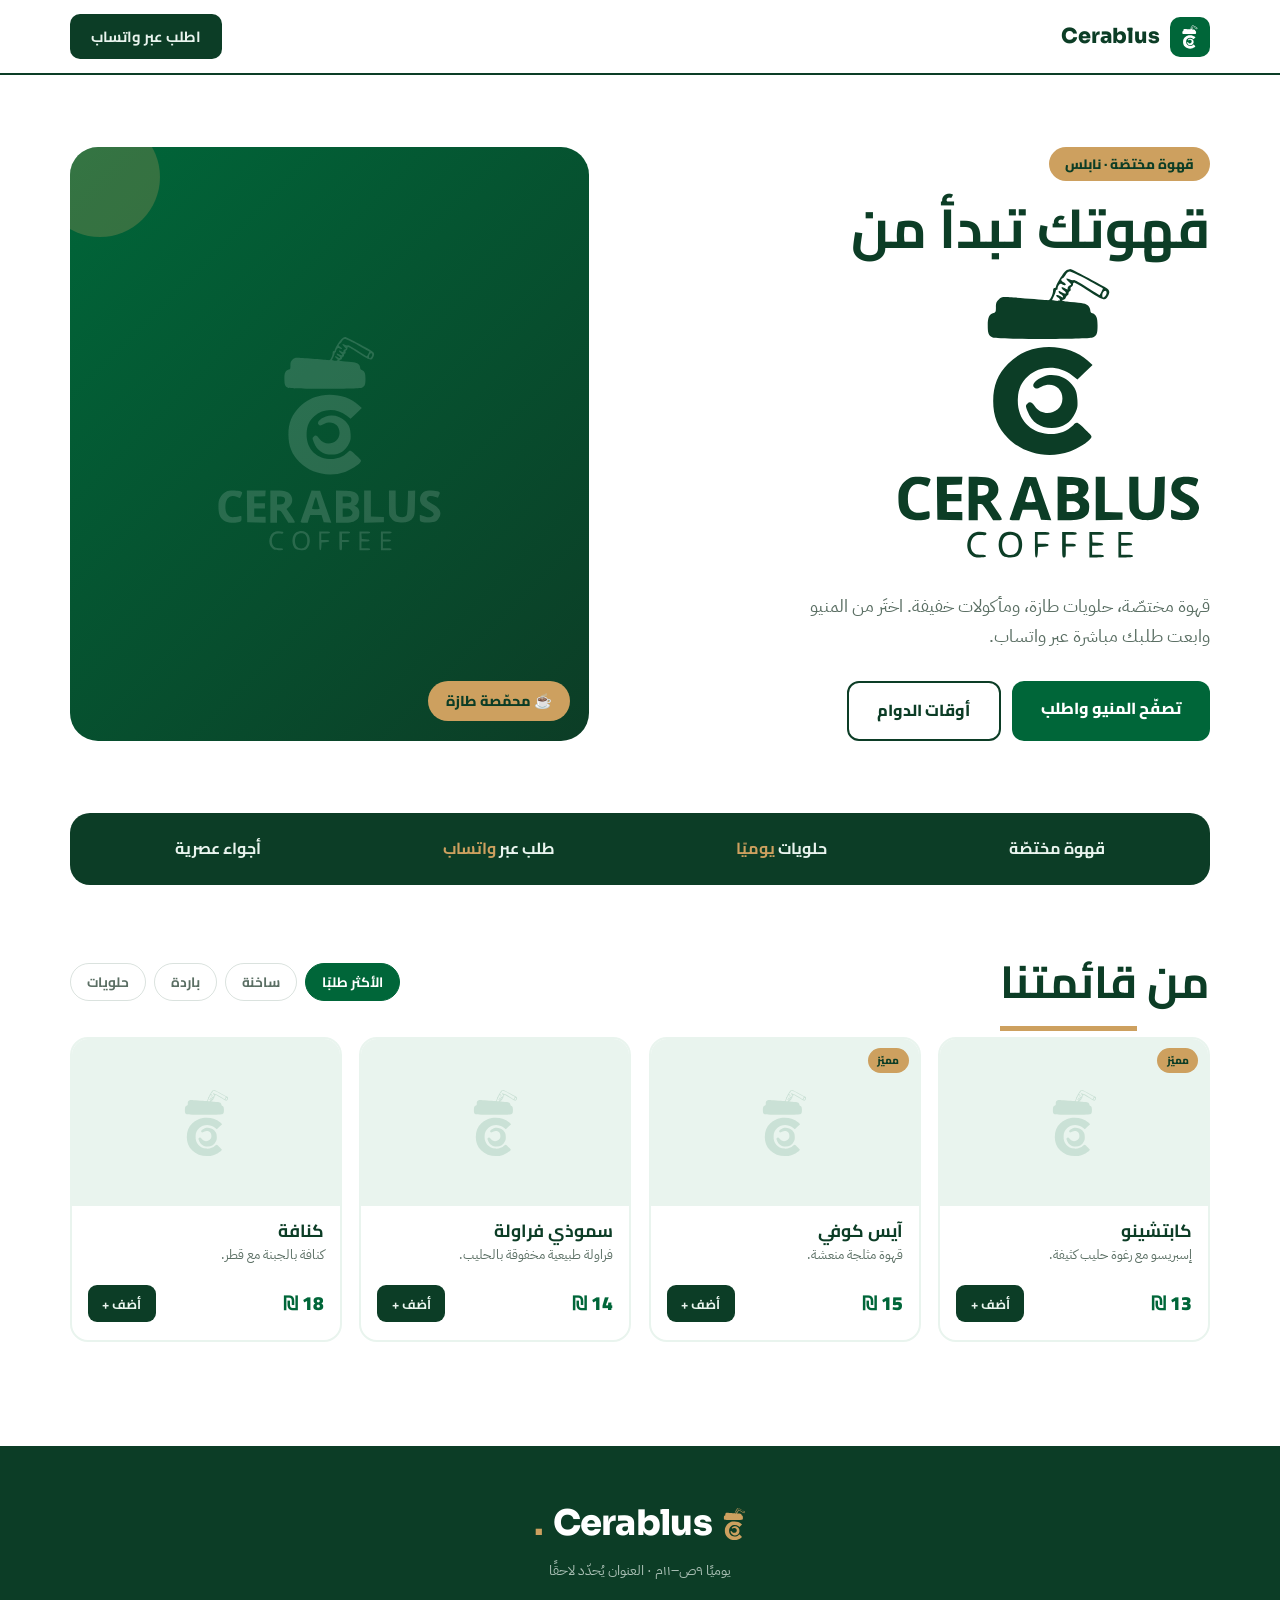
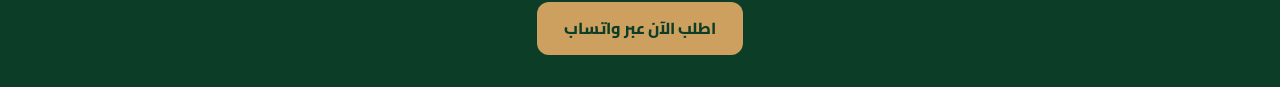
<file: index.html>
<!DOCTYPE html>
<html lang="ar" dir="rtl">
<head>
<meta charset="UTF-8">
<meta name="viewport" content="width=device-width, initial-scale=1.0">
<title>Cerablus Coffee — قهوة مختصّة في نابلس</title>

<link rel="preconnect" href="https://fonts.googleapis.com">
<link rel="preconnect" href="https://fonts.gstatic.com" crossorigin>
<link href="https://fonts.googleapis.com/css2?family=Cairo:wght@400;600;700;800;900&family=Sora:wght@600;700;800&family=IBM+Plex+Sans+Arabic:wght@300;400;500;600;700&display=swap" rel="stylesheet">
<link rel="stylesheet" href="styles.css">
</head>
<body>

<header>
  <div class="wrap nav">
    <a class="logo" href="index.html">
      <span class="mark"><span class="cmark"><svg xmlns="http://www.w3.org/2000/svg" viewBox="0 0 158.000000 229.000000" fill="currentColor" aria-hidden="true"><g transform="translate(0.000000,229.000000) scale(0.100000,-0.100000)"
fill="currentColor" stroke="none">
<path d="M992 2157 c-13 -7 -33 -28 -45 -47 -12 -19 -30 -45 -39 -59 -20 -30
-38 -68 -38 -82 0 -5 -7 -9 -15 -9 -10 0 -15 -10 -15 -30 0 -17 -9 -48 -20
-70 -18 -35 -23 -38 -52 -34 -57 7 -412 34 -457 34 -34 0 -49 -6 -72 -29 -25
-26 -29 -37 -29 -85 0 -51 -2 -56 -25 -62 -48 -12 -65 -48 -65 -136 0 -92 9
-115 55 -134 51 -21 1049 -21 1100 0 46 19 55 42 55 133 0 86 -13 117 -56 133
-17 7 -24 17 -24 35 0 14 -10 36 -23 49 -25 25 -53 31 -199 42 -49 3 -88 10
-88 15 0 5 7 9 15 9 9 0 20 11 25 25 5 14 14 25 20 25 5 0 10 9 10 19 0 10 6
21 14 24 9 3 12 14 9 25 -3 12 1 22 11 25 9 4 16 16 16 27 0 11 6 20 13 20 7
0 80 -43 162 -96 162 -104 182 -109 210 -54 24 46 19 67 -22 93 -79 49 -380
207 -394 207 -8 -1 -24 -6 -37 -13z m226 -108 c92 -51 168 -93 170 -94 1 -1
-5 -18 -15 -36 -10 -19 -19 -35 -20 -37 -1 -2 -62 35 -137 83 -85 55 -142 85
-152 81 -8 -3 -28 1 -43 9 -42 21 -46 6 -9 -28 33 -30 33 -30 10 -40 -12 -6
-22 -19 -22 -29 0 -18 -1 -19 -30 -2 -42 25 -51 8 -11 -23 42 -33 23 -49 -25
-21 -27 16 -34 17 -34 6 0 -8 11 -21 25 -28 14 -7 25 -20 25 -28 0 -10 -8 -9
-34 8 -40 24 -60 10 -22 -15 36 -24 24 -41 -24 -37 -22 2 -40 6 -40 8 0 3 9
22 20 44 11 22 20 46 20 55 0 8 5 15 10 15 6 0 10 8 10 18 0 9 7 25 14 35 12
15 18 16 35 8 11 -6 24 -11 30 -11 20 0 11 20 -14 32 -28 12 -33 36 -10 44 8
3 23 21 34 40 15 25 27 34 46 34 14 0 101 -41 193 -91z m212 -142 c0 -13 -9
-32 -20 -42 -18 -17 -20 -17 -26 -1 -4 10 -2 28 4 42 15 31 42 32 42 1z"/>
<path d="M675 1299 c-126 -21 -235 -78 -331 -173 -113 -113 -164 -241 -164
-411 0 -169 50 -295 164 -410 170 -172 440 -230 681 -147 86 30 203 104 231
146 14 23 12 26 -51 86 -103 99 -100 98 -143 58 -78 -73 -165 -103 -276 -96
-211 14 -346 172 -334 391 6 107 38 177 114 246 130 119 336 122 485 7 l57
-44 83 79 84 79 -55 51 c-128 118 -342 172 -545 138z"/>
<path d="M739 985 c-90 -33 -138 -86 -109 -120 17 -20 32 -19 81 7 116 60 234
-8 232 -133 -2 -159 -212 -217 -304 -83 -32 47 -57 55 -83 28 -20 -20 -20 -22
4 -86 44 -117 139 -182 265 -182 124 0 209 56 263 173 21 46 24 63 20 135 -5
93 -21 131 -81 194 -70 72 -195 102 -288 67z"/>
</g></svg></span></span>
      <span class="name">Cerablus</span>
    </a>
    <a class="order-cta" href="#">اطلب عبر واتساب</a>
  </div>
</header>

<section class="wrap hero">
  <div class="col-text">
    <span class="kick">قهوة مختصّة · نابلس</span>
    <div class="headline">
    <h1>قهوتك تبدأ من</h1>
    <div class="logo-full lockup"><svg xmlns="http://www.w3.org/2000/svg" viewBox="0 0 356.000000 342.000000" fill="currentColor" aria-hidden="true"><g transform="translate(0.000000,342.000000) scale(0.100000,-0.100000)"
fill="currentColor" stroke="none">
<path d="M1982 3287 c-13 -7 -33 -28 -45 -47 -12 -19 -30 -45 -39 -59 -20 -30
-38 -68 -38 -82 0 -5 -7 -9 -15 -9 -10 0 -15 -10 -15 -30 0 -17 -9 -48 -20
-70 -18 -35 -23 -38 -52 -34 -57 7 -412 34 -457 34 -34 0 -49 -6 -72 -29 -25
-26 -29 -37 -29 -85 0 -51 -2 -56 -25 -62 -48 -12 -65 -48 -65 -136 0 -92 9
-115 55 -134 51 -21 1049 -21 1100 0 46 19 55 42 55 133 0 86 -13 117 -56 133
-17 7 -24 17 -24 35 0 14 -10 36 -23 49 -25 25 -53 31 -199 42 -49 3 -88 10
-88 15 0 5 7 9 15 9 9 0 20 11 25 25 5 14 14 25 20 25 5 0 10 9 10 19 0 10 6
21 14 24 9 3 12 14 9 25 -3 12 1 22 11 25 9 4 16 16 16 27 0 11 6 20 13 20 7
0 80 -43 162 -96 162 -104 182 -109 210 -54 24 46 19 67 -22 93 -79 49 -380
207 -394 207 -8 -1 -24 -6 -37 -13z m226 -108 c92 -51 168 -93 170 -94 1 -1
-5 -18 -15 -36 -10 -19 -19 -35 -20 -37 -1 -2 -62 35 -137 83 -85 55 -142 85
-152 81 -8 -3 -28 1 -43 9 -42 21 -46 6 -9 -28 33 -30 33 -30 10 -40 -12 -6
-22 -19 -22 -29 0 -18 -1 -19 -30 -2 -42 25 -51 8 -11 -23 42 -33 23 -49 -25
-21 -27 16 -34 17 -34 6 0 -8 11 -21 25 -28 14 -7 25 -20 25 -28 0 -10 -8 -9
-34 8 -40 24 -60 10 -22 -15 36 -24 24 -41 -24 -37 -22 2 -40 6 -40 8 0 3 9
22 20 44 11 22 20 46 20 55 0 8 5 15 10 15 6 0 10 8 10 18 0 9 7 25 14 35 12
15 18 16 35 8 11 -6 24 -11 30 -11 20 0 11 20 -14 32 -28 12 -33 36 -10 44 8
3 23 21 34 40 15 25 27 34 46 34 14 0 101 -41 193 -91z m212 -142 c0 -13 -9
-32 -20 -42 -18 -17 -20 -17 -26 -1 -4 10 -2 28 4 42 15 31 42 32 42 1z"/>
<path d="M1665 2429 c-126 -21 -235 -78 -331 -173 -113 -113 -164 -241 -164
-411 0 -169 50 -295 164 -410 170 -172 440 -230 681 -147 86 30 203 104 231
146 14 23 12 26 -51 86 -103 99 -100 98 -143 58 -78 -73 -165 -103 -276 -96
-211 14 -346 172 -334 391 6 107 38 177 114 246 130 119 336 122 485 7 l57
-44 83 79 84 79 -55 51 c-128 118 -342 172 -545 138z"/>
<path d="M1729 2115 c-90 -33 -138 -86 -109 -120 17 -20 32 -19 81 7 116 60
234 -8 232 -133 -2 -159 -212 -217 -304 -83 -32 47 -57 55 -83 28 -20 -20 -20
-22 4 -86 44 -117 139 -182 265 -182 124 0 209 56 263 173 21 46 24 63 20 135
-5 93 -21 131 -81 194 -70 72 -195 102 -288 67z"/>
<path d="M245 994 c-43 -22 -74 -53 -98 -99 -17 -32 -21 -58 -21 -130 0 -120
27 -176 106 -216 43 -22 155 -26 207 -8 28 10 31 15 31 51 0 40 0 40 -32 34
-86 -18 -115 -18 -146 -2 -45 23 -62 63 -62 141 0 136 70 195 177 150 19 -8
37 -15 40 -15 5 0 33 66 33 78 0 30 -184 43 -235 16z"/>
<path d="M552 773 l3 -238 138 -3 137 -3 0 46 0 45 -85 0 -85 0 0 60 0 60 80
0 80 0 0 40 0 40 -80 0 -80 0 0 50 0 49 83 3 82 3 3 43 3 42 -141 0 -140 0 2
-237z"/>
<path d="M900 770 l0 -240 50 0 50 0 0 90 0 90 28 0 c23 0 35 -13 84 -90 l57
-90 52 0 c61 0 62 -3 -20 118 l-59 88 34 27 c46 37 63 95 43 150 -26 73 -82
96 -231 97 l-88 0 0 -240z m201 140 c13 -7 19 -21 19 -45 0 -42 -29 -65 -82
-65 l-38 0 0 60 0 60 41 0 c22 0 49 -5 60 -10z"/>
<path d="M1436 783 c-44 -126 -81 -234 -84 -240 -3 -10 11 -13 51 -13 l55 0
18 58 19 57 85 0 84 0 17 -55 16 -55 57 -3 56 -3 -61 173 c-34 95 -71 202 -83
238 l-23 65 -64 3 -64 2 -79 -227z m173 50 c12 -40 24 -79 27 -88 5 -12 -4
-15 -56 -15 -46 0 -61 3 -57 13 2 7 15 49 28 94 13 45 26 79 30 75 4 -4 16
-39 28 -79z"/>
<path d="M1880 771 l0 -241 103 0 c120 0 167 11 209 49 24 22 32 37 35 78 6
59 -6 87 -50 113 -22 14 -26 20 -14 20 23 0 57 57 57 95 0 43 -20 76 -60 99
-28 16 -57 21 -157 24 l-123 4 0 -241z m218 137 c19 -19 15 -66 -7 -78 -11 -5
-40 -10 -65 -10 l-46 0 0 50 0 50 53 0 c29 0 58 -5 65 -12z m8 -193 c18 -19
23 -31 19 -48 -11 -35 -35 -47 -92 -47 l-53 0 0 60 0 60 50 0 c41 0 56 -5 76
-25z"/>
<path d="M2300 770 l0 -241 148 3 147 3 0 40 0 40 -97 3 -98 3 0 194 0 195
-50 0 -50 0 0 -240z"/>
<path d="M2670 826 c0 -173 1 -185 23 -216 39 -58 70 -74 152 -78 92 -5 152
20 187 76 21 34 23 50 26 220 l4 183 -54 -3 -53 -3 -5 -176 c-4 -127 -9 -181
-19 -192 -33 -41 -134 -27 -152 20 -5 13 -9 98 -9 189 l0 164 -50 0 -50 0 0
-184z"/>
<path d="M3192 990 c-62 -38 -78 -126 -33 -189 11 -15 52 -45 91 -65 86 -45
107 -78 71 -107 -29 -24 -71 -24 -138 0 l-53 18 0 -48 c0 -46 1 -48 36 -59 20
-7 69 -10 109 -8 85 4 119 23 149 82 37 75 1 140 -113 200 -76 40 -94 65 -65
97 20 22 62 24 117 4 l39 -13 14 34 c20 47 19 49 -25 62 -63 19 -161 15 -199
-8z"/>
<path d="M980 399 c-97 -21 -129 -181 -51 -251 27 -25 39 -28 96 -28 51 0 65
3 65 15 0 12 -13 15 -58 15 -49 0 -62 4 -81 24 -28 29 -37 83 -21 130 17 51
49 70 110 64 36 -4 50 -1 54 9 3 8 0 15 -7 18 -32 9 -75 11 -107 4z"/>
<path d="M1323 400 c-42 -10 -63 -27 -80 -67 -28 -67 -9 -164 38 -197 30 -21
127 -22 155 -1 51 35 69 135 38 202 -27 55 -83 78 -151 63z m106 -56 c31 -39
30 -133 -2 -170 -32 -37 -102 -37 -134 1 -34 39 -33 136 2 170 35 36 105 35
134 -1z"/>
<path d="M1630 260 c0 -116 3 -140 15 -140 10 0 15 15 17 58 l3 57 58 3 c42 2
57 7 57 17 0 12 -14 15 -60 15 l-60 0 0 50 0 50 65 0 c51 0 65 3 65 15 0 12
-16 15 -80 15 l-80 0 0 -140z"/>
<path d="M1930 260 c0 -133 1 -140 20 -140 18 0 20 7 20 60 l0 60 55 0 c42 0
55 3 55 15 0 12 -13 15 -55 15 l-55 0 0 50 0 50 60 0 c47 0 60 3 60 15 0 12
-16 15 -80 15 l-80 0 0 -140z"/>
<path d="M2230 260 l0 -140 80 0 c64 0 80 3 80 15 0 12 -14 15 -65 15 l-65 0
0 50 0 50 60 0 c46 0 60 3 60 15 0 10 -15 15 -57 17 l-58 3 -3 43 -3 42 65 0
c52 0 66 3 66 15 0 12 -16 15 -80 15 l-80 0 0 -140z"/>
<path d="M2550 260 l0 -140 80 0 c64 0 80 3 80 15 0 12 -14 15 -65 15 l-65 0
0 50 0 50 60 0 c47 0 60 3 60 15 0 12 -13 15 -60 15 l-60 0 0 45 0 45 65 0
c51 0 65 3 65 15 0 12 -16 15 -80 15 l-80 0 0 -140z"/>
</g></svg></div>
    </div>
    <p>قهوة مختصّة، حلويات طازة، ومأكولات خفيفة. اختَر من المنيو وابعت طلبك مباشرة عبر واتساب.</p>
    <div class="actions">
      <a class="btn-green" href="menu.html">تصفّح المنيو واطلب</a>
      <a class="btn-ghost" href="#">أوقات الدوام</a>
    </div>
  </div>
  <div class="hero-art">
    <span class="dot"></span>
    <div class="logo-full"><svg xmlns="http://www.w3.org/2000/svg" viewBox="0 0 356.000000 342.000000" fill="currentColor" aria-hidden="true"><g transform="translate(0.000000,342.000000) scale(0.100000,-0.100000)"
fill="currentColor" stroke="none">
<path d="M1982 3287 c-13 -7 -33 -28 -45 -47 -12 -19 -30 -45 -39 -59 -20 -30
-38 -68 -38 -82 0 -5 -7 -9 -15 -9 -10 0 -15 -10 -15 -30 0 -17 -9 -48 -20
-70 -18 -35 -23 -38 -52 -34 -57 7 -412 34 -457 34 -34 0 -49 -6 -72 -29 -25
-26 -29 -37 -29 -85 0 -51 -2 -56 -25 -62 -48 -12 -65 -48 -65 -136 0 -92 9
-115 55 -134 51 -21 1049 -21 1100 0 46 19 55 42 55 133 0 86 -13 117 -56 133
-17 7 -24 17 -24 35 0 14 -10 36 -23 49 -25 25 -53 31 -199 42 -49 3 -88 10
-88 15 0 5 7 9 15 9 9 0 20 11 25 25 5 14 14 25 20 25 5 0 10 9 10 19 0 10 6
21 14 24 9 3 12 14 9 25 -3 12 1 22 11 25 9 4 16 16 16 27 0 11 6 20 13 20 7
0 80 -43 162 -96 162 -104 182 -109 210 -54 24 46 19 67 -22 93 -79 49 -380
207 -394 207 -8 -1 -24 -6 -37 -13z m226 -108 c92 -51 168 -93 170 -94 1 -1
-5 -18 -15 -36 -10 -19 -19 -35 -20 -37 -1 -2 -62 35 -137 83 -85 55 -142 85
-152 81 -8 -3 -28 1 -43 9 -42 21 -46 6 -9 -28 33 -30 33 -30 10 -40 -12 -6
-22 -19 -22 -29 0 -18 -1 -19 -30 -2 -42 25 -51 8 -11 -23 42 -33 23 -49 -25
-21 -27 16 -34 17 -34 6 0 -8 11 -21 25 -28 14 -7 25 -20 25 -28 0 -10 -8 -9
-34 8 -40 24 -60 10 -22 -15 36 -24 24 -41 -24 -37 -22 2 -40 6 -40 8 0 3 9
22 20 44 11 22 20 46 20 55 0 8 5 15 10 15 6 0 10 8 10 18 0 9 7 25 14 35 12
15 18 16 35 8 11 -6 24 -11 30 -11 20 0 11 20 -14 32 -28 12 -33 36 -10 44 8
3 23 21 34 40 15 25 27 34 46 34 14 0 101 -41 193 -91z m212 -142 c0 -13 -9
-32 -20 -42 -18 -17 -20 -17 -26 -1 -4 10 -2 28 4 42 15 31 42 32 42 1z"/>
<path d="M1665 2429 c-126 -21 -235 -78 -331 -173 -113 -113 -164 -241 -164
-411 0 -169 50 -295 164 -410 170 -172 440 -230 681 -147 86 30 203 104 231
146 14 23 12 26 -51 86 -103 99 -100 98 -143 58 -78 -73 -165 -103 -276 -96
-211 14 -346 172 -334 391 6 107 38 177 114 246 130 119 336 122 485 7 l57
-44 83 79 84 79 -55 51 c-128 118 -342 172 -545 138z"/>
<path d="M1729 2115 c-90 -33 -138 -86 -109 -120 17 -20 32 -19 81 7 116 60
234 -8 232 -133 -2 -159 -212 -217 -304 -83 -32 47 -57 55 -83 28 -20 -20 -20
-22 4 -86 44 -117 139 -182 265 -182 124 0 209 56 263 173 21 46 24 63 20 135
-5 93 -21 131 -81 194 -70 72 -195 102 -288 67z"/>
<path d="M245 994 c-43 -22 -74 -53 -98 -99 -17 -32 -21 -58 -21 -130 0 -120
27 -176 106 -216 43 -22 155 -26 207 -8 28 10 31 15 31 51 0 40 0 40 -32 34
-86 -18 -115 -18 -146 -2 -45 23 -62 63 -62 141 0 136 70 195 177 150 19 -8
37 -15 40 -15 5 0 33 66 33 78 0 30 -184 43 -235 16z"/>
<path d="M552 773 l3 -238 138 -3 137 -3 0 46 0 45 -85 0 -85 0 0 60 0 60 80
0 80 0 0 40 0 40 -80 0 -80 0 0 50 0 49 83 3 82 3 3 43 3 42 -141 0 -140 0 2
-237z"/>
<path d="M900 770 l0 -240 50 0 50 0 0 90 0 90 28 0 c23 0 35 -13 84 -90 l57
-90 52 0 c61 0 62 -3 -20 118 l-59 88 34 27 c46 37 63 95 43 150 -26 73 -82
96 -231 97 l-88 0 0 -240z m201 140 c13 -7 19 -21 19 -45 0 -42 -29 -65 -82
-65 l-38 0 0 60 0 60 41 0 c22 0 49 -5 60 -10z"/>
<path d="M1436 783 c-44 -126 -81 -234 -84 -240 -3 -10 11 -13 51 -13 l55 0
18 58 19 57 85 0 84 0 17 -55 16 -55 57 -3 56 -3 -61 173 c-34 95 -71 202 -83
238 l-23 65 -64 3 -64 2 -79 -227z m173 50 c12 -40 24 -79 27 -88 5 -12 -4
-15 -56 -15 -46 0 -61 3 -57 13 2 7 15 49 28 94 13 45 26 79 30 75 4 -4 16
-39 28 -79z"/>
<path d="M1880 771 l0 -241 103 0 c120 0 167 11 209 49 24 22 32 37 35 78 6
59 -6 87 -50 113 -22 14 -26 20 -14 20 23 0 57 57 57 95 0 43 -20 76 -60 99
-28 16 -57 21 -157 24 l-123 4 0 -241z m218 137 c19 -19 15 -66 -7 -78 -11 -5
-40 -10 -65 -10 l-46 0 0 50 0 50 53 0 c29 0 58 -5 65 -12z m8 -193 c18 -19
23 -31 19 -48 -11 -35 -35 -47 -92 -47 l-53 0 0 60 0 60 50 0 c41 0 56 -5 76
-25z"/>
<path d="M2300 770 l0 -241 148 3 147 3 0 40 0 40 -97 3 -98 3 0 194 0 195
-50 0 -50 0 0 -240z"/>
<path d="M2670 826 c0 -173 1 -185 23 -216 39 -58 70 -74 152 -78 92 -5 152
20 187 76 21 34 23 50 26 220 l4 183 -54 -3 -53 -3 -5 -176 c-4 -127 -9 -181
-19 -192 -33 -41 -134 -27 -152 20 -5 13 -9 98 -9 189 l0 164 -50 0 -50 0 0
-184z"/>
<path d="M3192 990 c-62 -38 -78 -126 -33 -189 11 -15 52 -45 91 -65 86 -45
107 -78 71 -107 -29 -24 -71 -24 -138 0 l-53 18 0 -48 c0 -46 1 -48 36 -59 20
-7 69 -10 109 -8 85 4 119 23 149 82 37 75 1 140 -113 200 -76 40 -94 65 -65
97 20 22 62 24 117 4 l39 -13 14 34 c20 47 19 49 -25 62 -63 19 -161 15 -199
-8z"/>
<path d="M980 399 c-97 -21 -129 -181 -51 -251 27 -25 39 -28 96 -28 51 0 65
3 65 15 0 12 -13 15 -58 15 -49 0 -62 4 -81 24 -28 29 -37 83 -21 130 17 51
49 70 110 64 36 -4 50 -1 54 9 3 8 0 15 -7 18 -32 9 -75 11 -107 4z"/>
<path d="M1323 400 c-42 -10 -63 -27 -80 -67 -28 -67 -9 -164 38 -197 30 -21
127 -22 155 -1 51 35 69 135 38 202 -27 55 -83 78 -151 63z m106 -56 c31 -39
30 -133 -2 -170 -32 -37 -102 -37 -134 1 -34 39 -33 136 2 170 35 36 105 35
134 -1z"/>
<path d="M1630 260 c0 -116 3 -140 15 -140 10 0 15 15 17 58 l3 57 58 3 c42 2
57 7 57 17 0 12 -14 15 -60 15 l-60 0 0 50 0 50 65 0 c51 0 65 3 65 15 0 12
-16 15 -80 15 l-80 0 0 -140z"/>
<path d="M1930 260 c0 -133 1 -140 20 -140 18 0 20 7 20 60 l0 60 55 0 c42 0
55 3 55 15 0 12 -13 15 -55 15 l-55 0 0 50 0 50 60 0 c47 0 60 3 60 15 0 12
-16 15 -80 15 l-80 0 0 -140z"/>
<path d="M2230 260 l0 -140 80 0 c64 0 80 3 80 15 0 12 -14 15 -65 15 l-65 0
0 50 0 50 60 0 c46 0 60 3 60 15 0 10 -15 15 -57 17 l-58 3 -3 43 -3 42 65 0
c52 0 66 3 66 15 0 12 -16 15 -80 15 l-80 0 0 -140z"/>
<path d="M2550 260 l0 -140 80 0 c64 0 80 3 80 15 0 12 -14 15 -65 15 l-65 0
0 50 0 50 60 0 c47 0 60 3 60 15 0 12 -13 15 -60 15 l-60 0 0 45 0 45 65 0
c51 0 65 3 65 15 0 12 -16 15 -80 15 l-80 0 0 -140z"/>
</g></svg></div>
    <span class="badge">☕ محمّصة طازة</span>
  </div>
</section>

<section class="wrap">
  <div class="strip"><div>قهوة مختصّة</div><div>حلويات <span>يوميًا</span></div><div>طلب عبر <span>واتساب</span></div><div>أجواء عصرية</div></div>
</section>

<section class="wrap section" id="menu">
  <div class="sec-head">
    <h2>من <span class="u">قائمتنا</span></h2>
    <div class="chips"><span class="on">الأكثر طلبًا</span><span>ساخنة</span><span>باردة</span><span>حلويات</span></div>
  </div>
  <div class="grid">
    <article class="card"><div class="top"><span class="fav">مميّز</span></div><div class="b"><h3>كابتشينو</h3><p>إسبريسو مع رغوة حليب كثيفة.</p><div class="r"><span class="price">13 ₪</span><span class="add">أضف +</span></div></div></article>
    <article class="card"><div class="top"><span class="fav">مميّز</span></div><div class="b"><h3>آيس كوفي</h3><p>قهوة مثلجة منعشة.</p><div class="r"><span class="price">15 ₪</span><span class="add">أضف +</span></div></div></article>
    <article class="card"><div class="top"></div><div class="b"><h3>سموذي فراولة</h3><p>فراولة طبيعية مخفوقة بالحليب.</p><div class="r"><span class="price">14 ₪</span><span class="add">أضف +</span></div></div></article>
    <article class="card"><div class="top"></div><div class="b"><h3>كنافة</h3><p>كنافة بالجبنة مع قطر.</p><div class="r"><span class="price">18 ₪</span><span class="add">أضف +</span></div></div></article>
  </div>
</section>

<footer>
  <div class="wrap">
    <div class="word"><span class="cmark"><svg xmlns="http://www.w3.org/2000/svg" viewBox="0 0 158.000000 229.000000" fill="currentColor" aria-hidden="true"><g transform="translate(0.000000,229.000000) scale(0.100000,-0.100000)"
fill="currentColor" stroke="none">
<path d="M992 2157 c-13 -7 -33 -28 -45 -47 -12 -19 -30 -45 -39 -59 -20 -30
-38 -68 -38 -82 0 -5 -7 -9 -15 -9 -10 0 -15 -10 -15 -30 0 -17 -9 -48 -20
-70 -18 -35 -23 -38 -52 -34 -57 7 -412 34 -457 34 -34 0 -49 -6 -72 -29 -25
-26 -29 -37 -29 -85 0 -51 -2 -56 -25 -62 -48 -12 -65 -48 -65 -136 0 -92 9
-115 55 -134 51 -21 1049 -21 1100 0 46 19 55 42 55 133 0 86 -13 117 -56 133
-17 7 -24 17 -24 35 0 14 -10 36 -23 49 -25 25 -53 31 -199 42 -49 3 -88 10
-88 15 0 5 7 9 15 9 9 0 20 11 25 25 5 14 14 25 20 25 5 0 10 9 10 19 0 10 6
21 14 24 9 3 12 14 9 25 -3 12 1 22 11 25 9 4 16 16 16 27 0 11 6 20 13 20 7
0 80 -43 162 -96 162 -104 182 -109 210 -54 24 46 19 67 -22 93 -79 49 -380
207 -394 207 -8 -1 -24 -6 -37 -13z m226 -108 c92 -51 168 -93 170 -94 1 -1
-5 -18 -15 -36 -10 -19 -19 -35 -20 -37 -1 -2 -62 35 -137 83 -85 55 -142 85
-152 81 -8 -3 -28 1 -43 9 -42 21 -46 6 -9 -28 33 -30 33 -30 10 -40 -12 -6
-22 -19 -22 -29 0 -18 -1 -19 -30 -2 -42 25 -51 8 -11 -23 42 -33 23 -49 -25
-21 -27 16 -34 17 -34 6 0 -8 11 -21 25 -28 14 -7 25 -20 25 -28 0 -10 -8 -9
-34 8 -40 24 -60 10 -22 -15 36 -24 24 -41 -24 -37 -22 2 -40 6 -40 8 0 3 9
22 20 44 11 22 20 46 20 55 0 8 5 15 10 15 6 0 10 8 10 18 0 9 7 25 14 35 12
15 18 16 35 8 11 -6 24 -11 30 -11 20 0 11 20 -14 32 -28 12 -33 36 -10 44 8
3 23 21 34 40 15 25 27 34 46 34 14 0 101 -41 193 -91z m212 -142 c0 -13 -9
-32 -20 -42 -18 -17 -20 -17 -26 -1 -4 10 -2 28 4 42 15 31 42 32 42 1z"/>
<path d="M675 1299 c-126 -21 -235 -78 -331 -173 -113 -113 -164 -241 -164
-411 0 -169 50 -295 164 -410 170 -172 440 -230 681 -147 86 30 203 104 231
146 14 23 12 26 -51 86 -103 99 -100 98 -143 58 -78 -73 -165 -103 -276 -96
-211 14 -346 172 -334 391 6 107 38 177 114 246 130 119 336 122 485 7 l57
-44 83 79 84 79 -55 51 c-128 118 -342 172 -545 138z"/>
<path d="M739 985 c-90 -33 -138 -86 -109 -120 17 -20 32 -19 81 7 116 60 234
-8 232 -133 -2 -159 -212 -217 -304 -83 -32 47 -57 55 -83 28 -20 -20 -20 -22
4 -86 44 -117 139 -182 265 -182 124 0 209 56 263 173 21 46 24 63 20 135 -5
93 -21 131 -81 194 -70 72 -195 102 -288 67z"/>
</g></svg></span>Cerablus<b>.</b></div>
    <div class="meta">يوميًا ٩ص–١١م · العنوان يُحدّد لاحقًا</div>
    <a class="wa" href="#">اطلب الآن عبر واتساب</a>
  </div>
</footer>

<script src="app.js" defer></script>
</body>
</html>
</file>
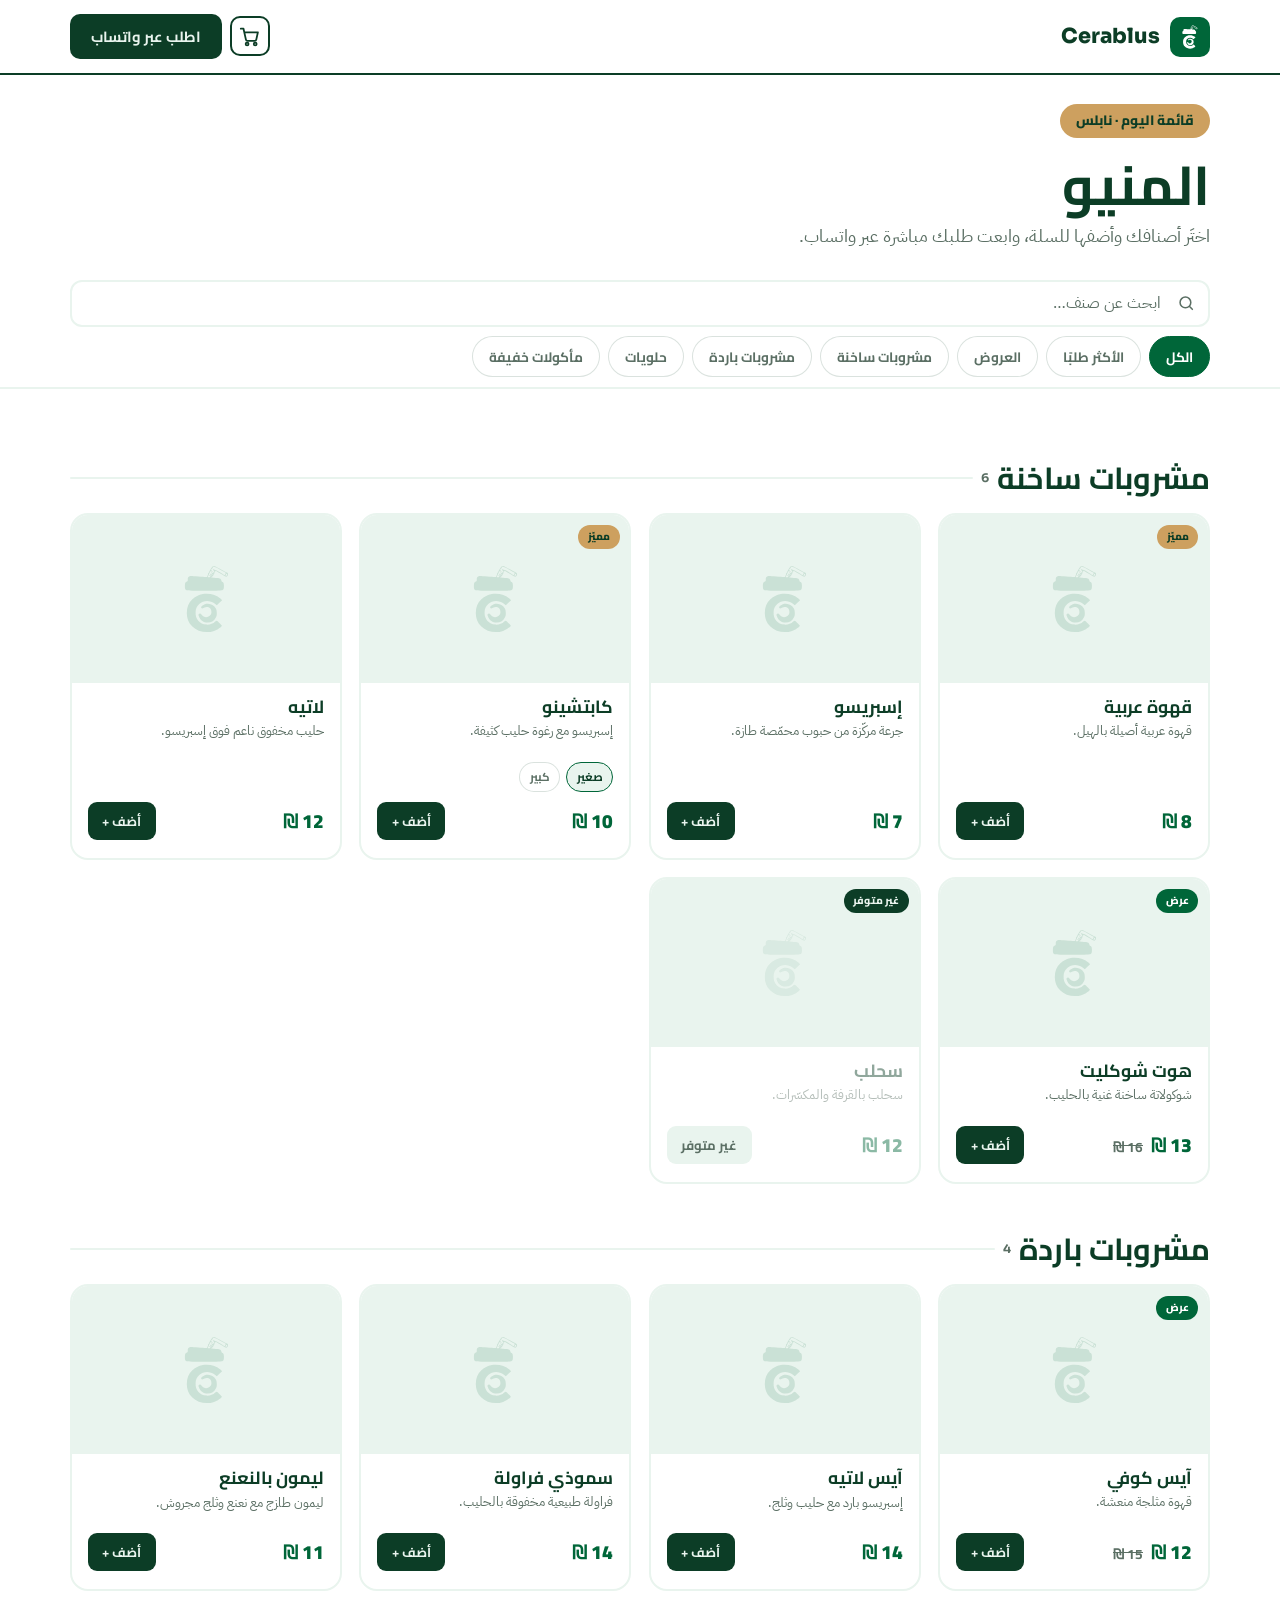
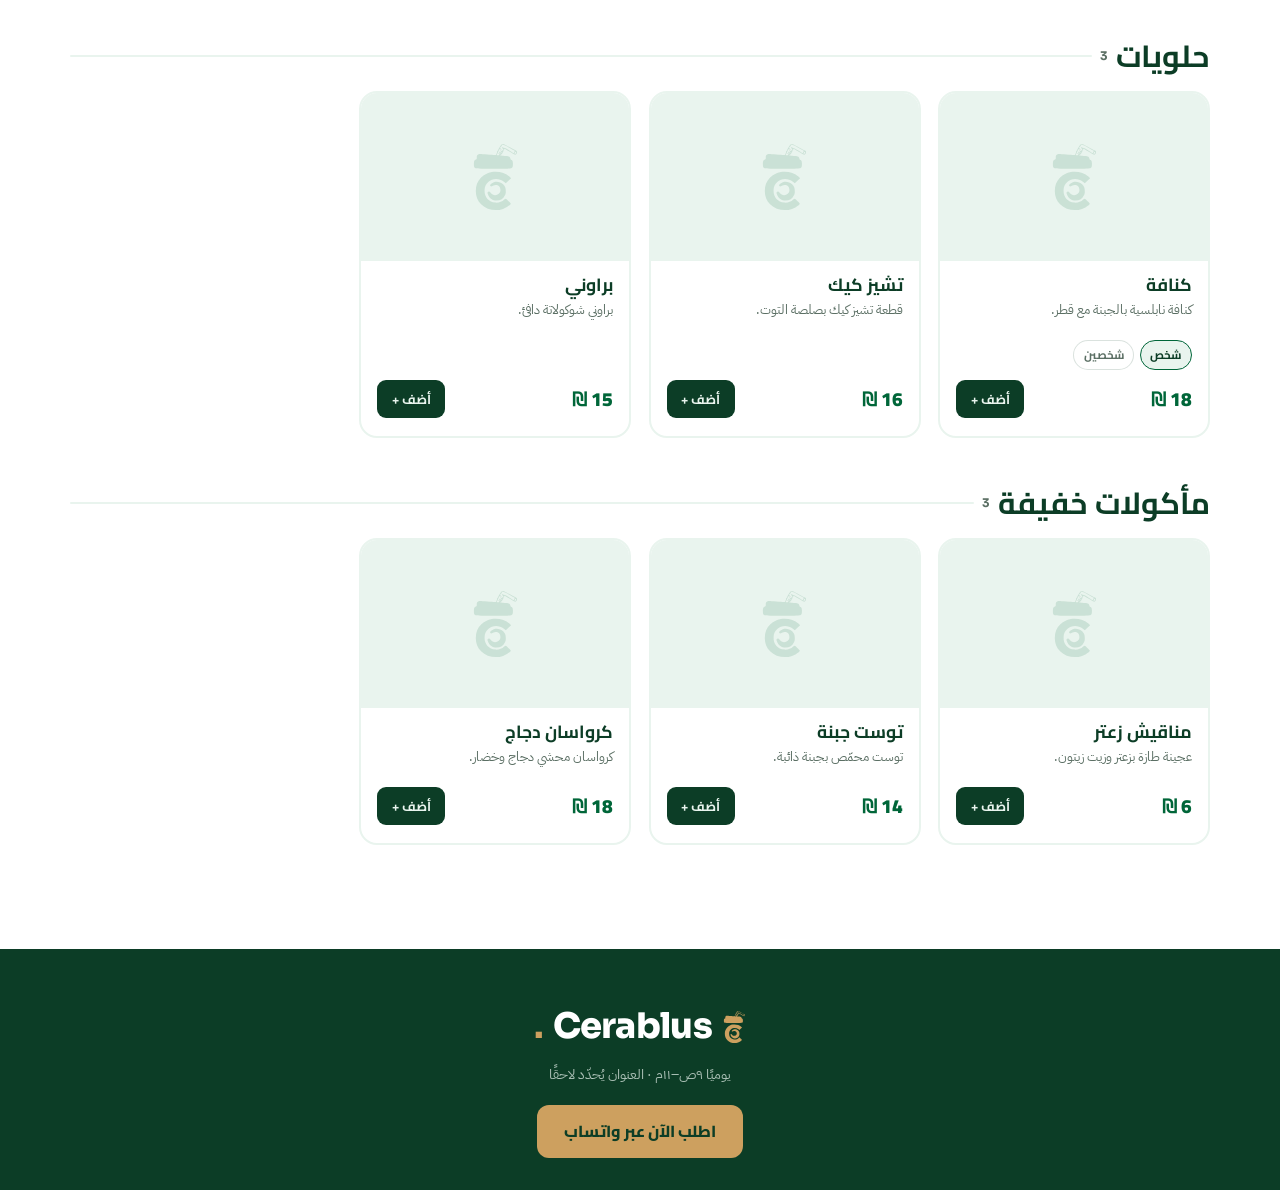
<file: menu.html>
<!DOCTYPE html>
<html lang="ar" dir="rtl">
<head>
<meta charset="UTF-8">
<meta name="viewport" content="width=device-width, initial-scale=1.0">
<title>المنيو — Cerablus Coffee</title>

<link rel="preconnect" href="https://fonts.googleapis.com">
<link rel="preconnect" href="https://fonts.gstatic.com" crossorigin>
<link href="https://fonts.googleapis.com/css2?family=Cairo:wght@400;600;700;800;900&family=Sora:wght@600;700;800&family=IBM+Plex+Sans+Arabic:wght@300;400;500;600;700&display=swap" rel="stylesheet">
<link rel="stylesheet" href="styles.css">
</head>
<body>

<header>
  <div class="wrap nav">
    <a class="logo" href="index.html">
      <span class="mark"><span class="cmark"><svg xmlns="http://www.w3.org/2000/svg" viewBox="0 0 158.000000 229.000000" fill="currentColor" aria-hidden="true"><g transform="translate(0.000000,229.000000) scale(0.100000,-0.100000)"
fill="currentColor" stroke="none">
<path d="M992 2157 c-13 -7 -33 -28 -45 -47 -12 -19 -30 -45 -39 -59 -20 -30
-38 -68 -38 -82 0 -5 -7 -9 -15 -9 -10 0 -15 -10 -15 -30 0 -17 -9 -48 -20
-70 -18 -35 -23 -38 -52 -34 -57 7 -412 34 -457 34 -34 0 -49 -6 -72 -29 -25
-26 -29 -37 -29 -85 0 -51 -2 -56 -25 -62 -48 -12 -65 -48 -65 -136 0 -92 9
-115 55 -134 51 -21 1049 -21 1100 0 46 19 55 42 55 133 0 86 -13 117 -56 133
-17 7 -24 17 -24 35 0 14 -10 36 -23 49 -25 25 -53 31 -199 42 -49 3 -88 10
-88 15 0 5 7 9 15 9 9 0 20 11 25 25 5 14 14 25 20 25 5 0 10 9 10 19 0 10 6
21 14 24 9 3 12 14 9 25 -3 12 1 22 11 25 9 4 16 16 16 27 0 11 6 20 13 20 7
0 80 -43 162 -96 162 -104 182 -109 210 -54 24 46 19 67 -22 93 -79 49 -380
207 -394 207 -8 -1 -24 -6 -37 -13z m226 -108 c92 -51 168 -93 170 -94 1 -1
-5 -18 -15 -36 -10 -19 -19 -35 -20 -37 -1 -2 -62 35 -137 83 -85 55 -142 85
-152 81 -8 -3 -28 1 -43 9 -42 21 -46 6 -9 -28 33 -30 33 -30 10 -40 -12 -6
-22 -19 -22 -29 0 -18 -1 -19 -30 -2 -42 25 -51 8 -11 -23 42 -33 23 -49 -25
-21 -27 16 -34 17 -34 6 0 -8 11 -21 25 -28 14 -7 25 -20 25 -28 0 -10 -8 -9
-34 8 -40 24 -60 10 -22 -15 36 -24 24 -41 -24 -37 -22 2 -40 6 -40 8 0 3 9
22 20 44 11 22 20 46 20 55 0 8 5 15 10 15 6 0 10 8 10 18 0 9 7 25 14 35 12
15 18 16 35 8 11 -6 24 -11 30 -11 20 0 11 20 -14 32 -28 12 -33 36 -10 44 8
3 23 21 34 40 15 25 27 34 46 34 14 0 101 -41 193 -91z m212 -142 c0 -13 -9
-32 -20 -42 -18 -17 -20 -17 -26 -1 -4 10 -2 28 4 42 15 31 42 32 42 1z"/>
<path d="M675 1299 c-126 -21 -235 -78 -331 -173 -113 -113 -164 -241 -164
-411 0 -169 50 -295 164 -410 170 -172 440 -230 681 -147 86 30 203 104 231
146 14 23 12 26 -51 86 -103 99 -100 98 -143 58 -78 -73 -165 -103 -276 -96
-211 14 -346 172 -334 391 6 107 38 177 114 246 130 119 336 122 485 7 l57
-44 83 79 84 79 -55 51 c-128 118 -342 172 -545 138z"/>
<path d="M739 985 c-90 -33 -138 -86 -109 -120 17 -20 32 -19 81 7 116 60 234
-8 232 -133 -2 -159 -212 -217 -304 -83 -32 47 -57 55 -83 28 -20 -20 -20 -22
4 -86 44 -117 139 -182 265 -182 124 0 209 56 263 173 21 46 24 63 20 135 -5
93 -21 131 -81 194 -70 72 -195 102 -288 67z"/>
</g></svg></span></span>
      <span class="name">Cerablus</span>
    </a>
    <div class="nav-actions">
      <button class="cart-btn" id="cartBtn" type="button" aria-label="سلة الطلب">
        <svg class="i" viewBox="0 0 24 24" fill="none" stroke="currentColor" stroke-width="2" stroke-linecap="round" stroke-linejoin="round" aria-hidden="true"><circle cx="9" cy="20" r="1.6"/><circle cx="18" cy="20" r="1.6"/><path d="M2 3h3l2.7 12.2a1.6 1.6 0 0 0 1.6 1.3h8.3a1.6 1.6 0 0 0 1.6-1.3L21 7H6"/></svg>
        <span class="count" id="cartCount">0</span>
      </button>
      <a class="order-cta" href="#">اطلب عبر واتساب</a>
    </div>
  </div>
</header>

<section class="wrap menu-intro">
  <span class="kick">قائمة اليوم · نابلس</span>
  <h1>المنيو</h1>
  <p>اختَر أصنافك وأضفها للسلة، وابعت طلبك مباشرة عبر واتساب.</p>
</section>

<div class="toolbar">
  <div class="wrap">
    <div class="search" role="search">
      <label class="sr-only" for="searchInput">ابحث في المنيو</label>
      <svg class="icon" viewBox="0 0 24 24" fill="none" stroke="currentColor" stroke-width="2" stroke-linecap="round" aria-hidden="true"><circle cx="11" cy="11" r="7"/><path d="m20 20-3.6-3.6"/></svg>
      <input id="searchInput" type="search" placeholder="ابحث عن صنف…" autocomplete="off">
      <button class="clear" id="searchClear" type="button" aria-label="مسح البحث" hidden><svg viewBox="0 0 24 24" fill="none" stroke="currentColor" stroke-width="2" stroke-linecap="round" aria-hidden="true"><path d="M6 6 18 18M18 6 6 18"/></svg></button>
    </div>
    <nav class="chip-row" id="catNav" aria-label="أقسام المنيو">
        <button class="chip is-active" type="button" data-cat="all" aria-pressed="true">الكل</button>
        <button class="chip" type="button" data-cat="featured" aria-pressed="false">الأكثر طلبًا</button>
        <button class="chip" type="button" data-cat="offers" aria-pressed="false">العروض</button>
        <button class="chip" type="button" data-cat="hot" aria-pressed="false">مشروبات ساخنة</button>
        <button class="chip" type="button" data-cat="cold" aria-pressed="false">مشروبات باردة</button>
        <button class="chip" type="button" data-cat="sweets" aria-pressed="false">حلويات</button>
        <button class="chip" type="button" data-cat="food" aria-pressed="false">مأكولات خفيفة</button>
    </nav>
  </div>
</div>

<main class="wrap section" id="menuBody">
  <!-- Filled by app.js from window.MENU. Never hardcode items here. -->
</main>

<!-- Result count for screen readers; the visual count lives in each category head. -->
<p class="sr-only" id="resultStatus" role="status" aria-live="polite"></p>

<footer>
  <div class="wrap">
    <div class="word"><span class="cmark"><svg xmlns="http://www.w3.org/2000/svg" viewBox="0 0 158.000000 229.000000" fill="currentColor" aria-hidden="true"><g transform="translate(0.000000,229.000000) scale(0.100000,-0.100000)"
fill="currentColor" stroke="none">
<path d="M992 2157 c-13 -7 -33 -28 -45 -47 -12 -19 -30 -45 -39 -59 -20 -30
-38 -68 -38 -82 0 -5 -7 -9 -15 -9 -10 0 -15 -10 -15 -30 0 -17 -9 -48 -20
-70 -18 -35 -23 -38 -52 -34 -57 7 -412 34 -457 34 -34 0 -49 -6 -72 -29 -25
-26 -29 -37 -29 -85 0 -51 -2 -56 -25 -62 -48 -12 -65 -48 -65 -136 0 -92 9
-115 55 -134 51 -21 1049 -21 1100 0 46 19 55 42 55 133 0 86 -13 117 -56 133
-17 7 -24 17 -24 35 0 14 -10 36 -23 49 -25 25 -53 31 -199 42 -49 3 -88 10
-88 15 0 5 7 9 15 9 9 0 20 11 25 25 5 14 14 25 20 25 5 0 10 9 10 19 0 10 6
21 14 24 9 3 12 14 9 25 -3 12 1 22 11 25 9 4 16 16 16 27 0 11 6 20 13 20 7
0 80 -43 162 -96 162 -104 182 -109 210 -54 24 46 19 67 -22 93 -79 49 -380
207 -394 207 -8 -1 -24 -6 -37 -13z m226 -108 c92 -51 168 -93 170 -94 1 -1
-5 -18 -15 -36 -10 -19 -19 -35 -20 -37 -1 -2 -62 35 -137 83 -85 55 -142 85
-152 81 -8 -3 -28 1 -43 9 -42 21 -46 6 -9 -28 33 -30 33 -30 10 -40 -12 -6
-22 -19 -22 -29 0 -18 -1 -19 -30 -2 -42 25 -51 8 -11 -23 42 -33 23 -49 -25
-21 -27 16 -34 17 -34 6 0 -8 11 -21 25 -28 14 -7 25 -20 25 -28 0 -10 -8 -9
-34 8 -40 24 -60 10 -22 -15 36 -24 24 -41 -24 -37 -22 2 -40 6 -40 8 0 3 9
22 20 44 11 22 20 46 20 55 0 8 5 15 10 15 6 0 10 8 10 18 0 9 7 25 14 35 12
15 18 16 35 8 11 -6 24 -11 30 -11 20 0 11 20 -14 32 -28 12 -33 36 -10 44 8
3 23 21 34 40 15 25 27 34 46 34 14 0 101 -41 193 -91z m212 -142 c0 -13 -9
-32 -20 -42 -18 -17 -20 -17 -26 -1 -4 10 -2 28 4 42 15 31 42 32 42 1z"/>
<path d="M675 1299 c-126 -21 -235 -78 -331 -173 -113 -113 -164 -241 -164
-411 0 -169 50 -295 164 -410 170 -172 440 -230 681 -147 86 30 203 104 231
146 14 23 12 26 -51 86 -103 99 -100 98 -143 58 -78 -73 -165 -103 -276 -96
-211 14 -346 172 -334 391 6 107 38 177 114 246 130 119 336 122 485 7 l57
-44 83 79 84 79 -55 51 c-128 118 -342 172 -545 138z"/>
<path d="M739 985 c-90 -33 -138 -86 -109 -120 17 -20 32 -19 81 7 116 60 234
-8 232 -133 -2 -159 -212 -217 -304 -83 -32 47 -57 55 -83 28 -20 -20 -20 -22
4 -86 44 -117 139 -182 265 -182 124 0 209 56 263 173 21 46 24 63 20 135 -5
93 -21 131 -81 194 -70 72 -195 102 -288 67z"/>
</g></svg></span>Cerablus<b>.</b></div>
    <div class="meta">يوميًا ٩ص–١١م · العنوان يُحدّد لاحقًا</div>
    <a class="wa" href="#">اطلب الآن عبر واتساب</a>
  </div>
</footer>


<!-- ==================================================================
     CART DRAWER
     Chrome only — lines are built by app.js from the in-memory cart.
     Closed state lives in CSS (translated off-screen + visibility:hidden,
     which also takes it out of the tab order); JS toggles .is-open.
     ================================================================== -->
<div class="drawer-overlay" id="cartOverlay" hidden></div>

<aside class="drawer" id="cartDrawer" role="dialog" aria-modal="true"
       aria-labelledby="cartTitle" aria-hidden="true">
  <header class="drawer-head">
    <h2 id="cartTitle">سلّتك</h2>
    <button class="drawer-close" id="cartClose" type="button" aria-label="إغلاق السلة">
      <svg viewBox="0 0 24 24" fill="none" stroke="currentColor" stroke-width="2" stroke-linecap="round" aria-hidden="true"><path d="M6 6 18 18M18 6 6 18"/></svg>
    </button>
  </header>

  <div class="drawer-body" id="cartLines"></div>

  <footer class="drawer-foot">
    <div class="drawer-total">
      <span>المجموع</span>
      <span class="total" id="cartTotal">0 ₪</span>
    </div>
    <!-- Hardcoded href is the no-JS fallback CLAUDE.md requires. With JS on,
         renderCart() rewrites it on every cart change to carry the pre-filled
         order. Opens in a new tab so the in-memory cart survives. -->
    <a class="order-btn is-disabled" id="orderBtn" aria-disabled="true"
       target="_blank" rel="noopener noreferrer"
       href="https://wa.me/970590000000">
      <svg viewBox="0 0 24 24" fill="currentColor" aria-hidden="true"><path d="M12 2a10 10 0 0 0-8.6 15L2 22l5.2-1.4A10 10 0 1 0 12 2Zm5.8 14.2c-.2.7-1.4 1.3-2 1.4-.5.1-1.1.1-1.8-.1-.4-.1-1-.3-1.7-.6-3-1.3-4.9-4.3-5-4.5-.2-.2-1.2-1.6-1.2-3s.7-2.1 1-2.4c.2-.3.5-.4.7-.4h.5c.2 0 .4 0 .6.5l.8 2c.1.2.1.4 0 .5l-.3.5-.4.4c-.1.1-.3.3-.1.6.1.3.6 1.1 1.4 1.8 1 .9 1.8 1.1 2 1.2.3.1.4.1.6-.1l.8-1c.2-.2.4-.2.6-.1l2 1c.2.1.4.2.4.3.1.1.1.6-.1 1.3Z"/></svg>
      اطلب عبر واتساب
    </a>
  </footer>
</aside>

<!-- Cart changes announced to screen readers; the drawer itself is visual. -->
<p class="sr-only" id="cartStatus" role="status" aria-live="polite"></p>

<script src="data/menu.js" defer></script>
<script src="app.js" defer></script>
</body>
</html>
</file>
<file: styles.css>
/* ==========================================================================
   Cerablus Coffee — shared styles
   Design direction C ("العصري"). Every design token lives in the :root block
   below; nothing further down this file should contain a raw hex or px value.
   ========================================================================== */

:root{
  /* --- brand colors --- */
  --pine:#0c3d26;          /* primary dark green */
  --green:#006639;         /* secondary / action green */
  --gold:#cda05f;          /* accent — used sparingly */
  --mint:#e9f4ee;          /* light tint */
  --white:#ffffff;         /* page base */
  --wa:#25D366;            /* WhatsApp green — reserved for order actions */

  /* --- semantic colors --- */
  --ink:var(--pine);       /* body text */
  --soft:#5b6f64;          /* muted / secondary text */

  /* --- translucent brand tints (rgb triplets so alpha can vary) --- */
  --pine-rgb:12,61,38;
  --mint-rgb:233,244,238;
  --gold-rgb:205,160,95;
  --tint-line:rgba(var(--pine-rgb),.15);     /* hairline borders on light bg */
  --tint-mint-soft:rgba(var(--mint-rgb),.7); /* muted text on dark green */
  --tint-mint-ghost:rgba(var(--mint-rgb),.16);
  --tint-mint-faint:rgba(var(--mint-rgb),.14);
  --tint-gold-soft:rgba(var(--gold-rgb),.25);

  /* --- type --- */
  --f-ar:"Cairo",sans-serif;                  /* Arabic display / headings */
  --f-body:"IBM Plex Sans Arabic",sans-serif; /* Arabic body */
  --f-word:"Sora",sans-serif;                 /* Latin wordmark / display */

  /* --- radii --- */
  --r-xs:9px;
  --r-sm:10px;
  --r-md:12px;
  --r-lg:18px;
  --r-xl:20px;
  --r-2xl:28px;
  --r-pill:999px;

  /* --- border widths --- */
  --hair:1px;           /* smallest real length (visually-hidden boxes) */
  --bw-hair:1.5px;
  --bw:2px;
  --bw-underline:5px;

  /* --- layout --- */
  --wrap-max:1140px;      /* content column */
  --wrap-gutter:2.4rem;   /* total horizontal gutter */
  --card-min:240px;       /* menu grid track minimum */
  --mark-size:40px;       /* header logo tile */
  --mark-glyph:26px;      /* logo glyph inside that tile */
  --mark-glyph-lg:36px;   /* logo glyph in the footer */
  --lockup-max:430px;     /* hero wordmark lockup */
  --hero-art-max:440px;   /* hero green block height cap */
  --hero-art-mobile:380px;/* hero green block width cap on mobile */
  --dot:120px;            /* decorative circle in the hero block */
  --dot-offset:-30px;

  /* --- spacing scale --- */
  --s-1:.2rem;
  --s-2:.35rem;
  --s-3:.5rem;
  --s-4:.6rem;
  --s-5:.9rem;
  --s-6:1.1rem;
  --s-7:1.4rem;
  --s-8:1.8rem;
  --s-9:3rem;

  /* --- empty image-zone placeholder ---
     The Cerablus mark, tinted brand green over the mint tile. Sizing is keyed
     to the tile's height so it stays proportional at every card width. */
  --ph-opacity:.13;
  --ph-size:auto 44%;

  /* --- sticky chrome ---
     Sticky offsets must be real lengths, so these are tokens. --header-h is
     authoritative: .nav enforces it as a min-height, so every header on every
     page is exactly this tall and .toolbar can dock flush beneath it.
     --toolbar-h is measured from the rendered toolbar; update it if the
     toolbar's contents change. */
  --header-h:75px;
  --toolbar-h:119px;
  --stick:calc(var(--header-h) + var(--toolbar-h));
  --z-header:20;
  --z-toolbar:15;

  /* --- unavailable items --- */
  --dim:.45;

  /* --- empty state --- */
  --body-min:60vh;      /* keeps the footer put when results shrink */
  --empty-mark:64px;

  /* --- cart drawer ---
     The page is dir="rtl", so the drawer's inline-end edge is the left one and
     it must slide out to the left. `translate` is physical, so the offset's
     sign is tokenized here and flipped for LTR below. */
  --drawer-w:min(420px, 92vw);
  --drawer-off:-100%;
  --overlay:rgba(var(--pine-rgb),.45);
  --qty-btn:30px;
  --z-overlay:40;
  --z-drawer:45;

  /* --- motion --- */
  --t-fast:.2s;
  --t-slow:.35s;

  /* --- elevation ---
     Direction C uses flat blocks and a hover lift instead of drop shadows;
     this token exists so future components have one place to pull from. */
  --lift:translateY(-3px);

  /* The mark as a mask image, so its color comes from a brand token rather than
     being baked into the file. Inlined as a data URI on purpose: browsers treat
     a file:// page as an opaque origin and refuse an external SVG mask, and this
     site must work when index.html is double-clicked. Visual source of truth is
     assets/cerablus-mark.svg — regenerate this if that file changes. */
--mark-mask:url("data:image/svg+xml,%3Csvg%20xmlns=%22http://www.w3.org/2000/svg%22%20viewBox=%220%200%20158.000000%20229.000000%22%20fill=%22currentColor%22%3E%3Cg%20transform=%22translate(0.000000,229.000000)%20scale(0.100000,-0.100000)%22%20fill=%22currentColor%22%20stroke=%22none%22%3E%20%3Cpath%20d=%22M992%202157%20c-13%20-7%20-33%20-28%20-45%20-47%20-12%20-19%20-30%20-45%20-39%20-59%20-20%20-30%20-38%20-68%20-38%20-82%200%20-5%20-7%20-9%20-15%20-9%20-10%200%20-15%20-10%20-15%20-30%200%20-17%20-9%20-48%20-20%20-70%20-18%20-35%20-23%20-38%20-52%20-34%20-57%207%20-412%2034%20-457%2034%20-34%200%20-49%20-6%20-72%20-29%20-25%20-26%20-29%20-37%20-29%20-85%200%20-51%20-2%20-56%20-25%20-62%20-48%20-12%20-65%20-48%20-65%20-136%200%20-92%209%20-115%2055%20-134%2051%20-21%201049%20-21%201100%200%2046%2019%2055%2042%2055%20133%200%2086%20-13%20117%20-56%20133%20-17%207%20-24%2017%20-24%2035%200%2014%20-10%2036%20-23%2049%20-25%2025%20-53%2031%20-199%2042%20-49%203%20-88%2010%20-88%2015%200%205%207%209%2015%209%209%200%2020%2011%2025%2025%205%2014%2014%2025%2020%2025%205%200%2010%209%2010%2019%200%2010%206%2021%2014%2024%209%203%2012%2014%209%2025%20-3%2012%201%2022%2011%2025%209%204%2016%2016%2016%2027%200%2011%206%2020%2013%2020%207%200%2080%20-43%20162%20-96%20162%20-104%20182%20-109%20210%20-54%2024%2046%2019%2067%20-22%2093%20-79%2049%20-380%20207%20-394%20207%20-8%20-1%20-24%20-6%20-37%20-13z%20m226%20-108%20c92%20-51%20168%20-93%20170%20-94%201%20-1%20-5%20-18%20-15%20-36%20-10%20-19%20-19%20-35%20-20%20-37%20-1%20-2%20-62%2035%20-137%2083%20-85%2055%20-142%2085%20-152%2081%20-8%20-3%20-28%201%20-43%209%20-42%2021%20-46%206%20-9%20-28%2033%20-30%2033%20-30%2010%20-40%20-12%20-6%20-22%20-19%20-22%20-29%200%20-18%20-1%20-19%20-30%20-2%20-42%2025%20-51%208%20-11%20-23%2042%20-33%2023%20-49%20-25%20-21%20-27%2016%20-34%2017%20-34%206%200%20-8%2011%20-21%2025%20-28%2014%20-7%2025%20-20%2025%20-28%200%20-10%20-8%20-9%20-34%208%20-40%2024%20-60%2010%20-22%20-15%2036%20-24%2024%20-41%20-24%20-37%20-22%202%20-40%206%20-40%208%200%203%209%2022%2020%2044%2011%2022%2020%2046%2020%2055%200%208%205%2015%2010%2015%206%200%2010%208%2010%2018%200%209%207%2025%2014%2035%2012%2015%2018%2016%2035%208%2011%20-6%2024%20-11%2030%20-11%2020%200%2011%2020%20-14%2032%20-28%2012%20-33%2036%20-10%2044%208%203%2023%2021%2034%2040%2015%2025%2027%2034%2046%2034%2014%200%20101%20-41%20193%20-91z%20m212%20-142%20c0%20-13%20-9%20-32%20-20%20-42%20-18%20-17%20-20%20-17%20-26%20-1%20-4%2010%20-2%2028%204%2042%2015%2031%2042%2032%2042%201z%22/%3E%20%3Cpath%20d=%22M675%201299%20c-126%20-21%20-235%20-78%20-331%20-173%20-113%20-113%20-164%20-241%20-164%20-411%200%20-169%2050%20-295%20164%20-410%20170%20-172%20440%20-230%20681%20-147%2086%2030%20203%20104%20231%20146%2014%2023%2012%2026%20-51%2086%20-103%2099%20-100%2098%20-143%2058%20-78%20-73%20-165%20-103%20-276%20-96%20-211%2014%20-346%20172%20-334%20391%206%20107%2038%20177%20114%20246%20130%20119%20336%20122%20485%207%20l57%20-44%2083%2079%2084%2079%20-55%2051%20c-128%20118%20-342%20172%20-545%20138z%22/%3E%20%3Cpath%20d=%22M739%20985%20c-90%20-33%20-138%20-86%20-109%20-120%2017%20-20%2032%20-19%2081%207%20116%2060%20234%20-8%20232%20-133%20-2%20-159%20-212%20-217%20-304%20-83%20-32%2047%20-57%2055%20-83%2028%20-20%20-20%20-20%20-22%204%20-86%2044%20-117%20139%20-182%20265%20-182%20124%200%20209%2056%20263%20173%2021%2046%2024%2063%2020%20135%20-5%2093%20-21%20131%20-81%20194%20-70%2072%20-195%20102%20-288%2067z%22/%3E%20%3C/g%3E%3C/svg%3E");
}

*{margin:0;padding:0;box-sizing:border-box}
body{font-family:var(--f-body);color:var(--ink);background:var(--white);line-height:1.7;-webkit-font-smoothing:antialiased}
h1,h2,h3{font-family:var(--f-ar);line-height:1.15}
a{text-decoration:none;color:inherit}
img{max-width:100%;display:block}
.wrap{width:min(100% - var(--wrap-gutter),var(--wrap-max));margin-inline:auto}
.word{font-family:var(--f-word);font-weight:800;letter-spacing:-.02em}

/* header */
header{position:sticky;top:0;z-index:var(--z-header);background:var(--white);border-bottom:var(--bw) solid var(--pine)}
.nav{display:flex;align-items:center;justify-content:space-between;padding:var(--s-5) 0;min-height:calc(var(--header-h) - var(--bw))}
.logo{display:flex;align-items:center;gap:var(--s-4)}
.logo .mark{width:var(--mark-size);height:var(--mark-size);border-radius:var(--r-sm);background:var(--green);color:var(--white);display:grid;place-items:center;font-family:var(--f-word);font-weight:800;font-size:1.3rem}
.logo .mark .cmark{height:var(--mark-glyph);color:var(--white)}
.logo .name{font-family:var(--f-word);font-weight:800;font-size:1.3rem;color:var(--pine)}
.order-cta{background:var(--pine);color:var(--mint);padding:var(--s-4) 1.3rem;border-radius:var(--r-sm);font-family:var(--f-ar);font-weight:700;font-size:.92rem;transition:var(--t-fast)}
.order-cta:hover{background:var(--green)}

/* hero — asymmetric with green block; both columns equal height (stretch) */
.hero{display:grid;grid-template-columns:1.05fr .95fr;gap:clamp(1.6rem,4vw,var(--s-9));align-items:stretch;padding:clamp(2.5rem,6vw,4.5rem) 0}
.hero .col-text{display:flex;flex-direction:column;align-items:flex-start;justify-content:center;text-align:right}
.kick{display:inline-block;background:var(--gold);color:var(--pine);font-family:var(--f-ar);font-weight:800;font-size:.85rem;padding:var(--s-2) 1rem;border-radius:var(--r-pill);margin-bottom:var(--s-6)}
/* headline + logo lockup read as one tight unit, sharing the right edge (RTL) */
.hero .headline{display:flex;flex-direction:column;align-items:flex-start;gap:.1rem;margin-bottom:var(--s-1)}
.hero h1{font-size:clamp(2rem,5.4vw,3.4rem);color:var(--pine);line-height:1.08;margin:0}
.hero h1 .g{color:var(--green)}
.hero .lockup{width:min(var(--lockup-max),90%);color:var(--pine);margin:-.1rem 0 0}
.hero .word-xl{font-family:var(--f-word);font-weight:800;font-size:clamp(var(--s-9),8vw,5.5rem);color:var(--pine);line-height:.95;letter-spacing:-.03em}
.hero p{color:var(--soft);font-size:1.1rem;max-width:40ch;margin:1.3rem 0 var(--s-8)}
.actions{display:flex;gap:.7rem;flex-wrap:wrap}
.btn-green{background:var(--green);color:var(--white);padding:var(--s-5) var(--s-8);border-radius:var(--r-md);font-family:var(--f-ar);font-weight:800;transition:var(--t-fast)}
.btn-green:hover{background:var(--pine)}
.btn-ghost{border:var(--bw) solid var(--pine);color:var(--pine);padding:var(--s-5) var(--s-8);border-radius:var(--r-md);font-family:var(--f-ar);font-weight:800;transition:var(--t-fast)}
.btn-ghost:hover{background:var(--pine);color:var(--mint)}
.hero-art{border-radius:var(--r-2xl);background:
  linear-gradient(135deg,var(--green),var(--pine));
  position:relative;overflow:hidden;display:grid;place-items:center;min-height:min(78vw,var(--hero-art-max))}
.hero-art .big{font-family:var(--f-word);font-weight:800;font-size:clamp(4rem,12vw,8rem);color:var(--tint-mint-faint)}
.hero-art .logo-full{width:46%;color:var(--tint-mint-ghost)}
.hero-art .badge{position:absolute;inset-block-end:1.2rem;inset-inline-start:1.2rem;background:var(--gold);color:var(--pine);font-family:var(--f-ar);font-weight:800;padding:var(--s-3) var(--s-6);border-radius:var(--r-pill);font-size:.9rem}
.hero-art .dot{position:absolute;width:var(--dot);height:var(--dot);border-radius:50%;background:var(--tint-gold-soft);inset-block-start:var(--dot-offset);inset-inline-end:var(--dot-offset)}

/* strip */
.strip{background:var(--pine);color:var(--mint);border-radius:var(--r-xl);display:flex;justify-content:space-around;flex-wrap:wrap;gap:1rem;padding:var(--s-7);text-align:center;font-family:var(--f-ar);font-weight:700}
.strip span{color:var(--gold)}

/* menu */
.section{padding:clamp(2.5rem,7vw,4.5rem) 0}
.sec-head{display:flex;align-items:center;justify-content:space-between;gap:1rem;margin-bottom:var(--s-8);flex-wrap:wrap}
.sec-head h2{font-size:clamp(1.9rem,4.5vw,2.8rem);color:var(--pine)}
.sec-head h2 .u{border-bottom:var(--bw-underline) solid var(--gold);padding-bottom:var(--bw)}
.chips{display:flex;gap:var(--s-3);flex-wrap:wrap}
.chips span{font-family:var(--f-ar);font-weight:700;font-size:.85rem;padding:.4rem 1rem;border-radius:var(--r-pill);border:var(--bw-hair) solid var(--tint-line);color:var(--soft)}
.chips span.on{background:var(--green);color:var(--white);border-color:var(--green)}
.grid{display:grid;grid-template-columns:repeat(auto-fill,minmax(var(--card-min),1fr));gap:var(--s-6)}
.card{border:var(--bw) solid var(--mint);border-radius:var(--r-lg);overflow:hidden;transition:var(--t-fast);background:var(--white)}
.card:hover{border-color:var(--green);transform:var(--lift)}
.card .top{background:var(--mint);aspect-ratio:16/10;display:grid;place-items:center;font-size:2.6rem;position:relative;overflow:hidden}
/* Placeholder for an item with no photo: the Cerablus mark, tinted brand green
   over the mint tile. Every image zone gets it; a real photo simply covers it. */
.card .top::after{content:"";position:absolute;inset:0;pointer-events:none;background:var(--green);opacity:var(--ph-opacity);
  -webkit-mask-image:var(--mark-mask);mask-image:var(--mark-mask);
  -webkit-mask-repeat:no-repeat;mask-repeat:no-repeat;
  -webkit-mask-position:center;mask-position:center;
  -webkit-mask-size:var(--ph-size);mask-size:var(--ph-size)}
/* real photo fills the tile; the placeholder stays behind as a graceful
   fallback (z-index 1 keeps the photo above it), badge sits above both */
.card .top img{position:absolute;z-index:1;inset:0;width:100%;height:100%;object-fit:cover;transition:transform var(--t-slow) ease}
.card:hover .top img{transform:scale(1.05)}
/* app.js flags an image whose file is missing or misspelled, revealing the
   placeholder instead of the browser's broken-image icon */
.card .top img.is-missing{display:none}
.card .top .fav{position:absolute;z-index:2;inset-block-start:var(--s-4);inset-inline-start:var(--s-4);background:var(--gold);color:var(--pine);font-family:var(--f-ar);font-weight:800;font-size:.65rem;padding:var(--s-1) var(--s-4);border-radius:var(--r-pill)}
.card .b{padding:var(--s-5) 1rem var(--s-6)}
.card h3{font-size:1.1rem;color:var(--pine);margin-bottom:var(--s-1)}
.card p{font-size:.82rem;color:var(--soft);margin-bottom:.7rem;min-height:2.3em}
.card .r{display:flex;align-items:center;justify-content:space-between}
.card .price{font-family:var(--f-ar);font-weight:900;color:var(--green);font-size:1.2rem}
.card .add{border:0;cursor:pointer;background:var(--pine);color:var(--mint);font-family:var(--f-ar);font-weight:700;font-size:.82rem;padding:.45rem var(--s-5);border-radius:var(--r-xs);transition:var(--t-fast)}
.card .add:hover{background:var(--green)}

/* footer */
footer{background:var(--pine);color:var(--mint);padding:var(--s-9) 0 2rem;text-align:center;margin-top:2rem}
/* the footer wordmark sits inline with the cup glyph */
footer .word{font-size:2.2rem;color:var(--white);margin-bottom:.3rem;display:inline-flex;align-items:center;gap:var(--s-4);justify-content:center}
footer .word b{color:var(--gold)}
footer .word .cmark{height:var(--mark-glyph-lg);color:var(--gold)}
footer .meta{color:var(--tint-mint-soft);font-size:.9rem;margin-bottom:1.2rem}
footer .wa{display:inline-flex;align-items:center;gap:var(--s-3);background:var(--gold);color:var(--pine);padding:.8rem 1.7rem;border-radius:var(--r-md);font-family:var(--f-ar);font-weight:800}

/* NOTE: media query conditions cannot read CSS custom properties, so this
   breakpoint stays a literal value. It matches --hero-art-mobile's context. */
@media(max-width:760px){.hero{grid-template-columns:1fr;gap:1.6rem}.hero .col-text{justify-content:flex-start}.hero-art{aspect-ratio:1;min-height:0;width:100%;max-width:var(--hero-art-mobile)}}

/* --- real Cerablus logo --- */
.cmark{display:inline-flex;line-height:0}
.cmark svg{height:100%;width:auto;display:block}
.logo-full{line-height:0}
.logo-full svg{width:100%;height:auto;display:block}

/* ==========================================================================
   MENU PAGE (menu.html)
   Extends the landing page's components rather than restating them: the item
   card reuses .card / .top / .fav / .price / .add from above, and only the
   states unique to the menu are defined here.
   ========================================================================== */

/* visually hidden, still read by screen readers */
.sr-only{position:absolute;width:var(--hair);height:var(--hair);padding:0;margin:calc(var(--hair) * -1);overflow:hidden;clip-path:inset(50%);white-space:nowrap;border:0}

/* keyboard focus — never shown for mouse users, always clear for keyboard */
:focus-visible{outline:var(--bw) solid var(--gold);outline-offset:var(--s-1)}

/* --- header cart button --- */
.nav-actions{display:flex;align-items:center;gap:var(--s-3)}
.cart-btn{position:relative;display:inline-grid;place-items:center;flex:0 0 auto;
  width:var(--mark-size);height:var(--mark-size);border:var(--bw) solid var(--pine);
  border-radius:var(--r-sm);background:var(--white);color:var(--pine);cursor:pointer;transition:var(--t-fast)}
.cart-btn:hover{background:var(--pine);color:var(--mint)}
.cart-btn .i{width:60%;height:60%}
/* count badge hangs off the outer top corner, mirrored automatically in RTL */
.cart-btn .count{position:absolute;inset-block-start:calc(var(--s-3) * -1);inset-inline-start:calc(var(--s-3) * -1);
  min-width:var(--s-8);padding:0 var(--s-1);border-radius:var(--r-pill);
  background:var(--green);color:var(--white);font-family:var(--f-word);font-weight:700;font-size:.7rem;line-height:var(--s-8)}

/* --- menu intro (shorter than the landing hero so the list starts high) --- */
.menu-intro{display:flex;flex-direction:column;align-items:flex-start;text-align:right;padding:var(--s-8) 0 var(--s-6)}
.menu-intro h1{font-size:clamp(2rem,5.4vw,3.4rem);color:var(--pine);line-height:1.08}
.menu-intro p{color:var(--soft);font-size:1.1rem;max-width:46ch;margin-top:var(--s-3)}

/* --- sticky toolbar: sits directly under the sticky header --- */
.toolbar{position:sticky;top:var(--header-h);z-index:var(--z-toolbar);
  background:var(--white);border-bottom:var(--bw) solid var(--mint);padding-block:var(--s-4)}

.search{position:relative;display:flex;align-items:center}
.search .icon{position:absolute;inset-inline-start:var(--s-5);width:1.15rem;height:1.15rem;color:var(--soft);pointer-events:none}
.search input{width:100%;font-family:var(--f-body);font-size:1rem;color:var(--ink);
  background:var(--white);border:var(--bw) solid var(--mint);border-radius:var(--r-md);
  padding-block:var(--s-4);padding-inline:calc(var(--s-5) * 2 + 1.15rem);transition:var(--t-fast)}
.search input::placeholder{color:var(--soft)}
.search input:focus{border-color:var(--green)}
/* the browser's own search affordances would fight the custom clear button */
.search input::-webkit-search-cancel-button{display:none}
/* Step 3 toggles [hidden] on this when the field is empty */
.search .clear{position:absolute;inset-inline-end:var(--s-4);display:grid;place-items:center;
  width:var(--s-8);height:var(--s-8);border:0;border-radius:var(--r-pill);
  background:var(--mint);color:var(--pine);cursor:pointer;transition:var(--t-fast)}
.search .clear:hover{background:var(--green);color:var(--white)}
.search .clear svg{width:65%;height:65%}
.search .clear[hidden]{display:none}

/* --- category chips: swipeable on touch, scrollbar hidden --- */
.chip-row{display:flex;gap:var(--s-3);margin-top:var(--s-4);
  overflow-x:auto;scrollbar-width:none;-ms-overflow-style:none;
  -webkit-overflow-scrolling:touch;scroll-snap-type:x proximity}
.chip-row::-webkit-scrollbar{display:none}
.chip{flex:0 0 auto;scroll-snap-align:start;white-space:nowrap;cursor:pointer;
  font-family:var(--f-ar);font-weight:700;font-size:.85rem;padding:.4rem 1rem;
  border-radius:var(--r-pill);border:var(--bw-hair) solid var(--tint-line);
  background:var(--white);color:var(--soft);transition:var(--t-fast)}
.chip:hover{border-color:var(--green);color:var(--green)}
.chip.is-active{background:var(--green);color:var(--white);border-color:var(--green)}

/* --- category section --- */
/* clears the sticky header + toolbar when jumped to via a chip or anchor */
.cat{scroll-margin-top:calc(var(--stick) + var(--s-6))}
.cat + .cat{margin-top:var(--s-9)}
.cat-head{display:flex;align-items:center;gap:var(--s-3);margin-bottom:var(--s-6);
  font-size:clamp(1.4rem,3.5vw,1.9rem);color:var(--pine)}
.cat-head .count{font-family:var(--f-word);font-weight:700;font-size:.75rem;color:var(--soft)}
/* trailing rule, echoing the gold underline on the landing page's headings */
.cat-head::after{content:"";flex:1;height:var(--bw);background:var(--mint);border-radius:var(--r-pill)}

.menu-grid{display:grid;grid-template-columns:repeat(auto-fill,minmax(var(--card-min),1fr));gap:var(--s-6)}

/* --- item card: extra states on top of the shared .card --- */
/* Grid items already stretch to equal height; making the card and its body
   flex columns lets the price row absorb the slack, so the price + "أضف +"
   rows line up across a row of cards whatever the description length or
   whether the item has size pills. Scoped to .menu-grid so the landing
   page's card rendering is untouched. */
.menu-grid .card{display:flex;flex-direction:column}
.menu-grid .card .b{display:flex;flex-direction:column;flex:1}
.menu-grid .card .r{margin-top:auto}

/* "غير متوفر" tag — pine, so it never reads as the gold "مميّز" badge */
.card .top .tag-out{position:absolute;z-index:2;inset-block-start:var(--s-4);inset-inline-start:var(--s-4);
  background:var(--pine);color:var(--mint);font-family:var(--f-ar);font-weight:800;
  font-size:.65rem;padding:var(--s-1) var(--s-4);border-radius:var(--r-pill)}

/* size / variant pills — styled only; Step 4 makes them interactive */
.sizes{display:flex;gap:var(--s-2);flex-wrap:wrap;margin-bottom:var(--s-4)}
.size{cursor:pointer;font-family:var(--f-ar);font-weight:700;font-size:.72rem;
  padding:var(--s-1) var(--s-4);border-radius:var(--r-pill);
  border:var(--bw-hair) solid var(--tint-line);background:var(--white);color:var(--soft);transition:var(--t-fast)}
.size:hover{border-color:var(--green);color:var(--green)}
.size.is-active{background:var(--mint);border-color:var(--green);color:var(--pine)}

/* "عرض" badge — solid green against the gold "مميّز", so the two are never
   confused at a glance even though they share the same corner. */
.card .top .tag-offer{position:absolute;z-index:2;inset-block-start:var(--s-4);inset-inline-start:var(--s-4);
  background:var(--green);color:var(--white);font-family:var(--f-ar);font-weight:800;
  font-size:.65rem;padding:var(--s-1) var(--s-4);border-radius:var(--r-pill)}

/* live price and any struck-through old price travel together as one flex item */
.price-wrap{display:flex;align-items:baseline;flex-wrap:wrap;gap:var(--s-3);min-width:0}

/* struck-through previous price */
.price-old{font-family:var(--f-ar);font-weight:700;font-size:.85rem;color:var(--soft);
  text-decoration:line-through}

/* unavailable: dim the content but keep the tag and border legible.
   Dimming parts rather than the whole card, because opacity on the parent
   cannot be undone on a child. */
.card.is-out{border-color:var(--mint)}
.card.is-out:hover{transform:none;border-color:var(--mint)}
.card.is-out .top::after{opacity:calc(var(--ph-opacity) / 2)}
.card.is-out h3,.card.is-out p,.card.is-out .price,.card.is-out .price-old,.card.is-out .sizes{opacity:var(--dim)}
.card .add:disabled{background:var(--mint);color:var(--soft);cursor:not-allowed}
.card .add:disabled:hover{background:var(--mint)}

/* --- empty state: no search / filter results --- */
/* A floor under the list so swapping a full grid for the short empty message
   does not yank the footer up the page mid-typing. */
#menuBody{min-height:var(--body-min)}
.empty{display:flex;flex-direction:column;align-items:center;text-align:center;
  gap:var(--s-3);padding:var(--s-9) var(--s-6);
  border:var(--bw) dashed var(--mint);border-radius:var(--r-lg)}
/* the Cerablus mark again, matching the card placeholder's tinted treatment */
.empty-mark{width:var(--empty-mark);height:var(--empty-mark);background:var(--green);
  opacity:var(--ph-opacity);
  -webkit-mask-image:var(--mark-mask);mask-image:var(--mark-mask);
  -webkit-mask-repeat:no-repeat;mask-repeat:no-repeat;
  -webkit-mask-position:center;mask-position:center;
  -webkit-mask-size:contain;mask-size:contain}
.empty h2{font-size:clamp(1.4rem,3.5vw,1.9rem);color:var(--pine)}
.empty p{color:var(--soft);font-size:.95rem}

/* ==========================================================================
   CART DRAWER
   ========================================================================== */

[dir="ltr"]{--drawer-off:100%}

/* background scroll lock while the drawer is open */
body.is-locked{overflow:hidden}

/* the count badge disappears rather than sitting at a meaningless zero */
.cart-btn .count.is-empty{display:none}

/* brief pulse confirming a tap landed */
.card .add.is-added{background:var(--green);animation:add-pulse var(--t-slow) ease}
@keyframes add-pulse{50%{transform:scale(1.12)}}

.drawer-overlay{position:fixed;inset:0;z-index:var(--z-overlay);background:var(--overlay)}
.drawer-overlay[hidden]{display:none}

/* Anchored with logical properties so the panel hugs the inline-end edge in
   either direction; visibility:hidden also takes it out of the tab order when
   closed, so no focusable child is reachable behind the scenes. */
.drawer{position:fixed;inset-block:0;inset-inline-end:0;z-index:var(--z-drawer);
  display:flex;flex-direction:column;width:var(--drawer-w);
  background:var(--white);border-inline-start:var(--bw) solid var(--pine);
  border-start-start-radius:var(--r-xl);border-end-start-radius:var(--r-xl);
  visibility:hidden;translate:var(--drawer-off) 0;
  transition:translate var(--t-slow) ease,visibility var(--t-slow)}
.drawer.is-open{visibility:visible;translate:0 0}

.drawer-head{display:flex;align-items:center;justify-content:space-between;gap:var(--s-5);
  padding:var(--s-6) var(--s-7);border-bottom:var(--bw) solid var(--mint)}
.drawer-head h2{font-size:1.5rem;color:var(--pine)}
.drawer-close{display:grid;place-items:center;flex:0 0 auto;
  width:var(--mark-size);height:var(--mark-size);
  border:var(--bw) solid var(--pine);border-radius:var(--r-sm);
  background:var(--white);color:var(--pine);cursor:pointer;transition:var(--t-fast)}
.drawer-close:hover{background:var(--pine);color:var(--mint)}
.drawer-close svg{width:55%;height:55%}

/* only the line list scrolls, so the head and the total stay put */
.drawer-body{flex:1;overflow-y:auto;overscroll-behavior:contain;padding:var(--s-6) var(--s-7)}

.cart-line{display:flex;align-items:center;justify-content:space-between;gap:var(--s-5);
  padding-block:var(--s-5)}
.cart-line + .cart-line{border-top:var(--bw-hair) solid var(--mint)}
.cl-info{min-width:0}
.cl-name{font-size:1rem;color:var(--pine)}
.cl-var{display:inline-block;background:var(--mint);color:var(--pine);
  font-family:var(--f-ar);font-weight:700;font-size:.68rem;
  padding:var(--s-1) var(--s-4);border-radius:var(--r-pill);margin-top:var(--s-2)}
.cl-unit{display:block;font-size:.75rem;color:var(--soft)}
.cl-side{display:flex;align-items:center;gap:var(--s-5);flex:0 0 auto}
.cl-total{font-family:var(--f-ar);font-weight:900;color:var(--green);font-size:1rem;
  min-width:5ch;text-align:end}

/* stepper — same pill vocabulary as the size pills */
.qty{display:flex;align-items:center;gap:var(--s-2);
  border:var(--bw-hair) solid var(--tint-line);border-radius:var(--r-pill);padding:var(--s-1)}
.q{width:var(--qty-btn);height:var(--qty-btn);display:grid;place-items:center;
  border:0;border-radius:var(--r-pill);background:var(--mint);color:var(--pine);
  font-family:var(--f-ar);font-weight:900;font-size:1rem;line-height:1;
  cursor:pointer;transition:var(--t-fast)}
.q:hover{background:var(--green);color:var(--white)}
.q-n{min-width:2ch;text-align:center;font-family:var(--f-word);font-weight:700;font-size:.9rem}

/* dark green band, echoing the footer */
.drawer-foot{background:var(--pine);color:var(--mint);padding:var(--s-6) var(--s-7);
  padding-bottom:max(var(--s-6),env(safe-area-inset-bottom))}
.drawer-total{display:flex;align-items:center;justify-content:space-between;
  font-family:var(--f-ar);font-weight:700;margin-bottom:var(--s-5)}
.drawer-total .total{font-weight:900;font-size:1.4rem;color:var(--gold)}
/* WhatsApp green is reserved for order actions — this is one */
.order-btn{display:flex;align-items:center;justify-content:center;gap:var(--s-3);
  width:100%;background:var(--wa);color:var(--pine);
  font-family:var(--f-ar);font-weight:800;font-size:1rem;
  padding:var(--s-5);border-radius:var(--r-md);transition:var(--t-fast)}
.order-btn svg{width:1.15rem;height:1.15rem}
.order-btn:hover{filter:brightness(1.06)}
.order-btn.is-disabled{background:var(--tint-mint-ghost);color:var(--tint-mint-soft);
  pointer-events:none}

/* the drawer's empty state is the search one, minus the dashed frame */
.empty-cart{border:0;padding:var(--s-8) var(--s-5)}

/* --- mobile: two columns, tighter card typography --- */
@media(max-width:760px){
  .menu-grid{grid-template-columns:1fr 1fr;gap:var(--s-4)}
  .menu-grid .card .b{padding:var(--s-4) var(--s-4) var(--s-5)}
  .menu-grid .card h3{font-size:.95rem}
  .menu-grid .card p{font-size:.75rem}
  .menu-grid .card .price{font-size:1rem}
  .menu-grid .card .price-old{font-size:.72rem}
  .menu-grid .card .price-wrap{gap:var(--s-2)}
  .menu-grid .card .add{font-size:.72rem;padding:var(--s-2) var(--s-4)}
  .menu-grid .card .r{gap:var(--s-2);flex-wrap:wrap}

  /* drawer: reclaim the horizontal room the stepper and total need */
  .drawer-head,.drawer-body,.drawer-foot{padding-inline:var(--s-5)}
  .cart-line{gap:var(--s-3)}
  .cl-side{gap:var(--s-3)}
  .cl-name{font-size:.9rem}
  .cl-total{font-size:.9rem;min-width:4ch}
}

/* On narrow screens the logo + cart + CTA no longer fit on one line, and a
   wrapped header would stand taller than index.html's, breaking both the
   sticky offset and the "same site" feel. The cart button is the order path on
   this page (and the footer keeps a WhatsApp CTA), so the header CTA steps
   aside here only. Keeps every header exactly --header-h tall. */
@media(max-width:560px){
  .nav-actions .order-cta{display:none}
}

/* Direction C's motion is decorative only — hover lifts, the photo zoom, chip
   and pill color fades. None of it carries meaning, so it all goes for anyone
   who has asked their system to reduce motion. */
@media(prefers-reduced-motion:reduce){
  *,*::before,*::after{
    transition-duration:.01ms !important;
    animation-duration:.01ms !important;
    animation-iteration-count:1 !important;
    scroll-behavior:auto !important}
  .card:hover{transform:none}
  .card:hover .top img{transform:none}
  /* the add confirmation drops its scale pulse but keeps the color change,
     so the tap is still acknowledged without any movement */
  .card .add.is-added{animation:none}
  /* the drawer appears instead of sliding; it still ends up in place */
  .drawer{transition:none}
}
</file>
